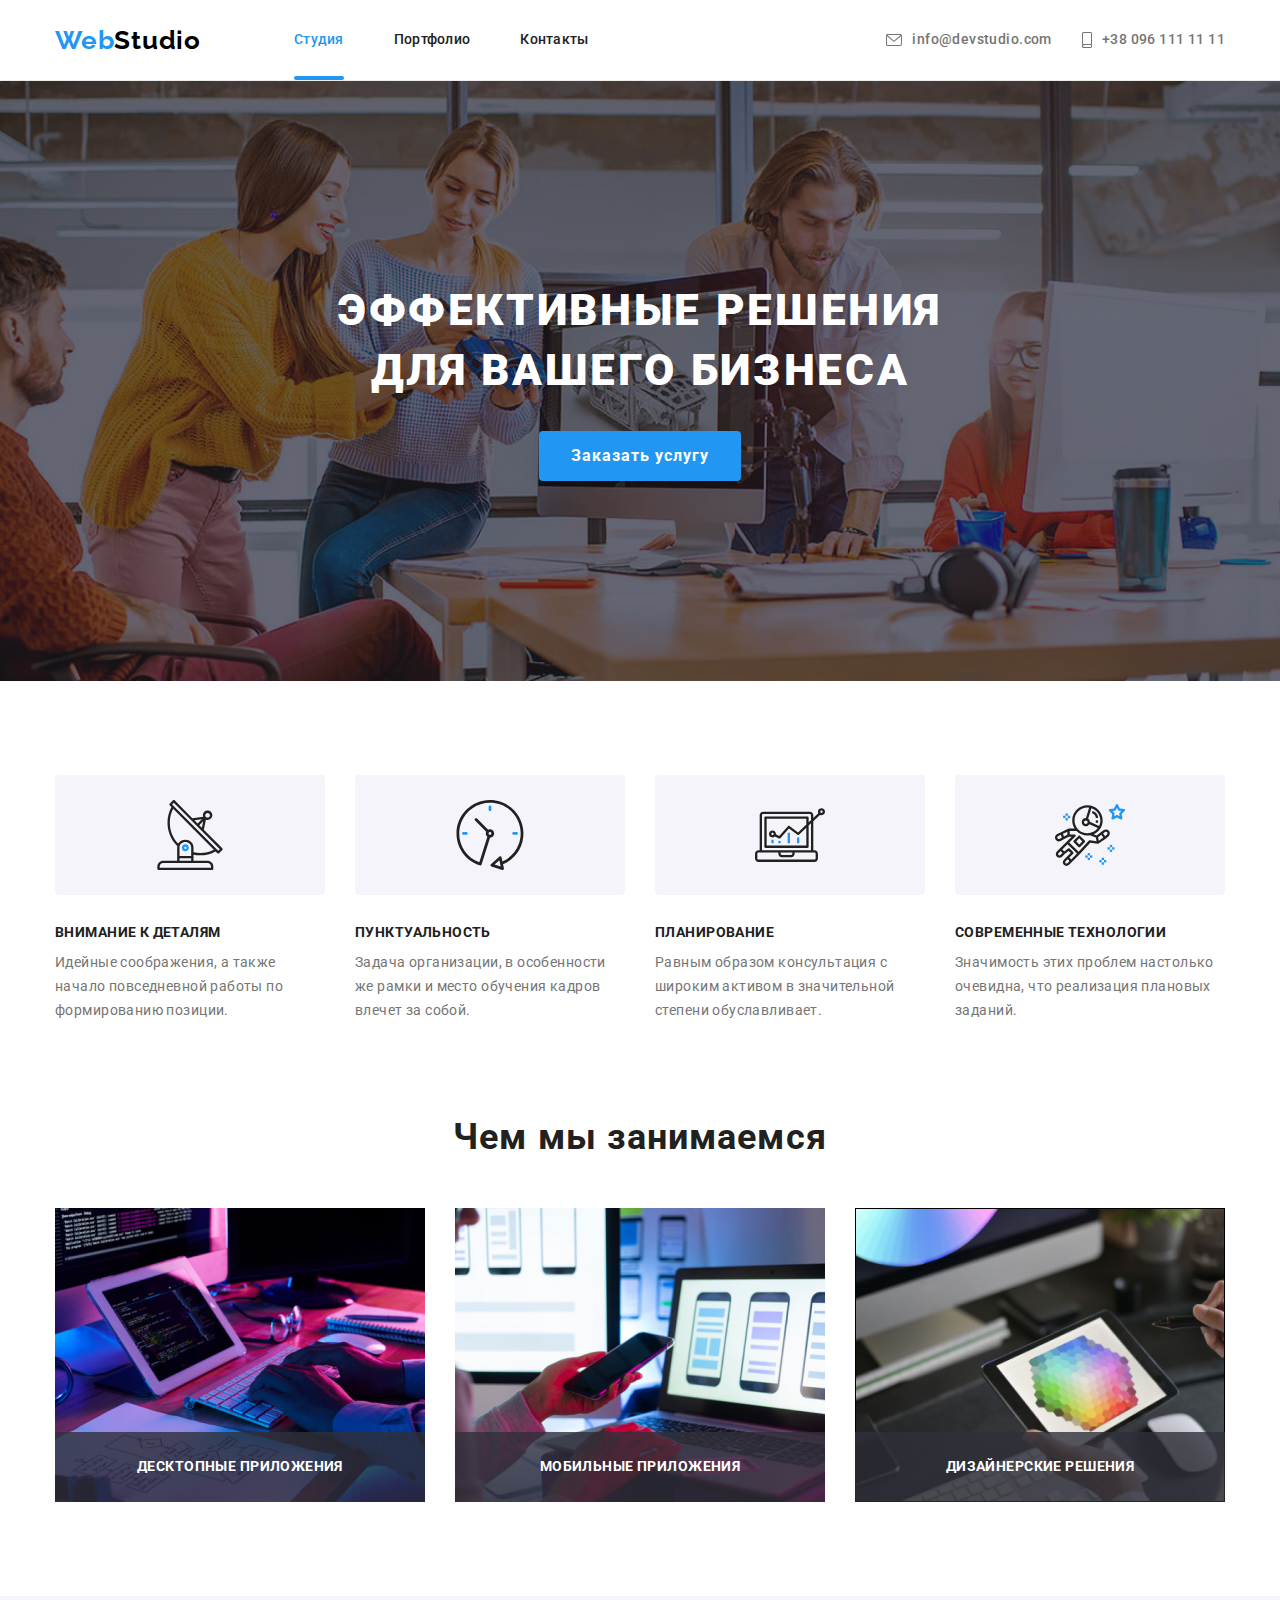
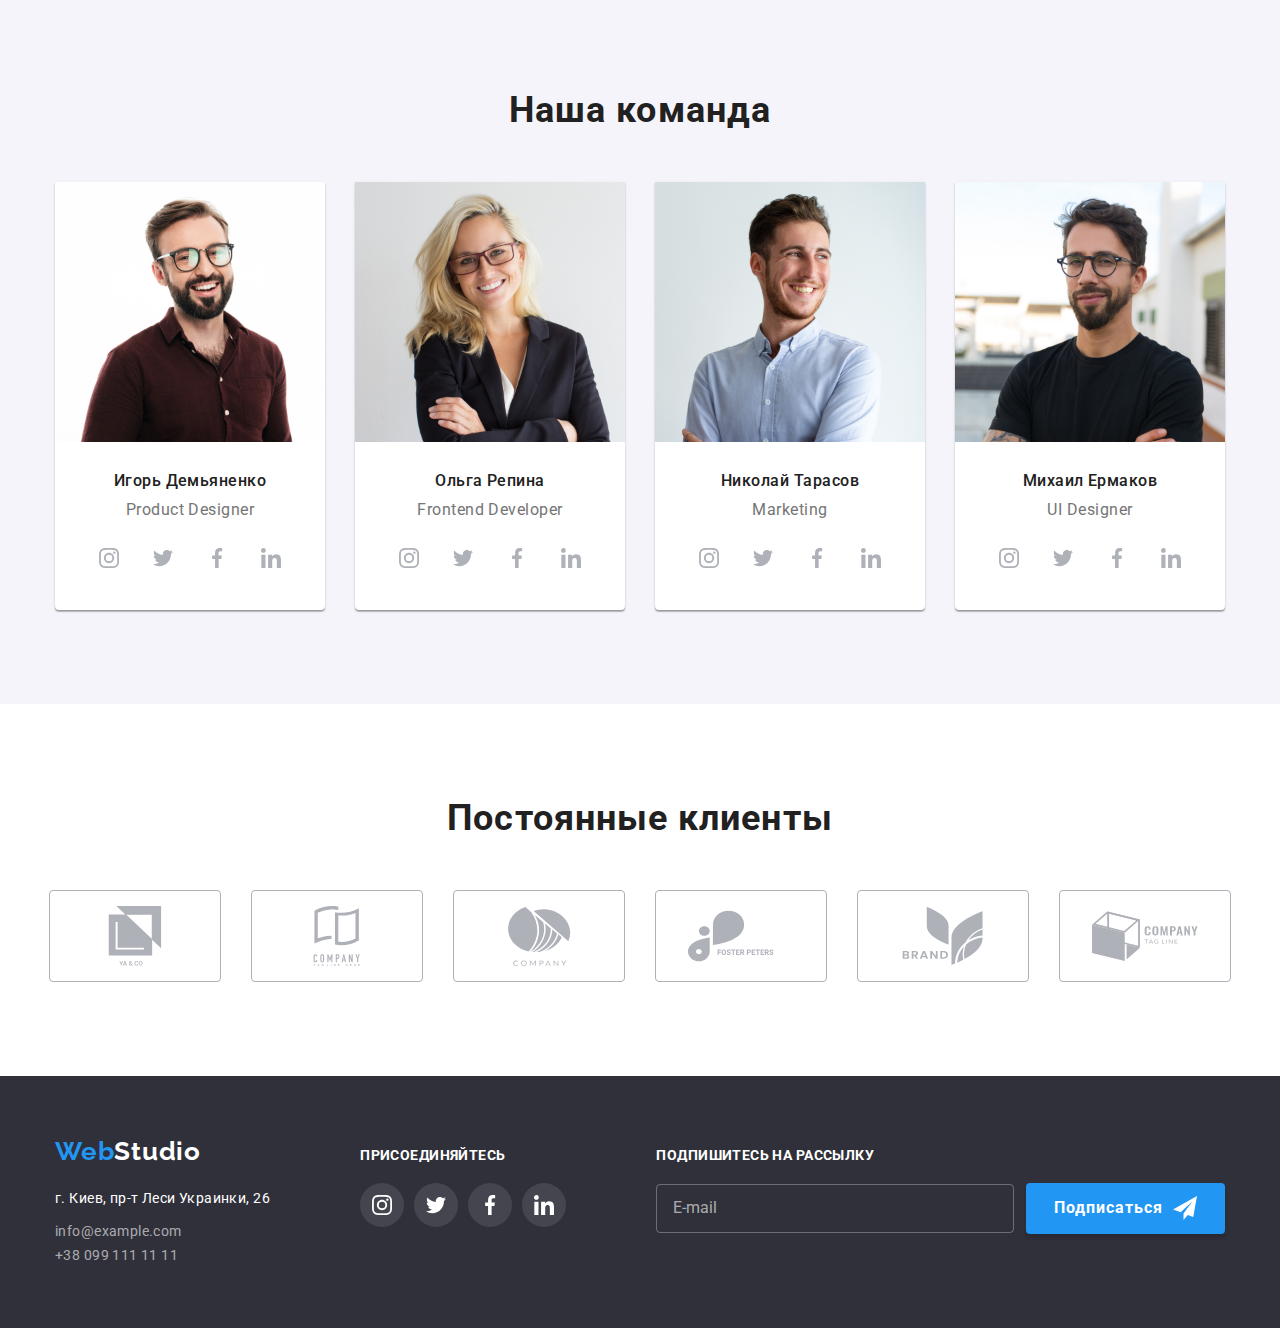
<file: index.html>
<!DOCTYPE html>
<html lang="ru">
  <head>
    <meta charset="UTF-8" />
    <meta http-equiv="X-UA-Compatible" content="IE=edge" />
    <meta name="viewport" content="width=device-width, initial-scale=1.0" />
    <title>Web Studio</title>
    <!-- fonts -->
    <link rel="preconnect" href="https://fonts.googleapis.com" />
    <link rel="preconnect" href="https://fonts.gstatic.com" crossorigin />
    <link
      rel="stylesheet"
      href="https://fonts.googleapis.com/css2?family=Montserrat:wght@400;700&family=Raleway:wght@700&family=Roboto:wght@400;500;700;900&display=swap"
    />
    <!-- Normalize -->
    <link
      rel="stylesheet"
      href="https://cdn.jsdelivr.net/npm/modern-normalize@1.1.0/modern-normalize.css"
      integrity="sha256-tNxXsOT6dx9hXElc6ZSLWyMEp94gnMIxPGrJqzCZ1Ww="
      crossorigin="anonymous"
    />
    <!-- custom styles -->
    <link rel="stylesheet" href="./css/main.min.css" />
  </head>

  <body>
    <!-- Шапка сайта -->
    <header class="header">
      <div class="container header__container">
        <a class="link logo" href="./index.html"
          >Web<span class="logo--black">Studio</span></a
        >

        <nav class="header__navigation">
          <ul class="list menu">
            <li class="menu__item">
              <a class="link menu__link menu__link--active" href="./index.html"
                >Студия</a
              >
            </li>

            <li class="menu__item">
              <a class="link menu__link" href="./portfolio.html">Портфолио</a>
            </li>

            <li class="menu__item">
              <a class="link menu__link" href="">Контакты</a>
            </li>
          </ul>
        </nav>

        <ul class="list contact">
          <li class="contact__item">
            <a class="link contact__link" href="mailto:info@devstudio.com">
              <svg class="contact__icon" width="16" height="12">
                <use href="./images/sprite.svg#mail"></use>
              </svg>
              info@devstudio.com</a
            >
          </li>

          <li class="contact__item">
            <a class="link contact__link" href="tel:+380961111111">
              <svg class="contact__icon" width="10" height="16">
                <use href="./images/sprite.svg#smartphone"></use>
              </svg>
              +38 096 111 11 11</a
            >
          </li>
        </ul>
      </div>
    </header>

    <main class="main">
      <!-- Блок Герой -->
      <section class="hero">
        <div class="container hero__container">
          <h1 class="hero__title">Эффективные решения для вашего бизнеса</h1>

          <button class="btn btn-open" data-modal-open type="button">
            Заказать услугу
          </button>
          <!-- МОДАЛЬНОЕ ОКНО -->
          <div class="backdrop is-hidden" data-modal>
            <div class="modal">
              <button class="btn btn-close" data-modal-close type="button">
                <svg class="btn-close__icon" width="18" height="18">
                  <use href="./images/sprite.svg#close"></use>
                </svg>
              </button>

              <b class="modal__title"
                >Оставьте свои данные, мы вам перезвоним</b
              >

              <form class="form modal__form">
                <label class="form__label">
                  <span class="form__label-text"> Имя </span>
                  <span class="form__input-box">
                    <input class="form__input" type="text" name="name" />
                    <svg class="form__icon" width="18" height="18">
                      <use href="./images/sprite.svg#person"></use>
                    </svg>
                  </span>
                </label>

                <label class="form__label">
                  <span class="form__label-text"> Телефон </span>
                  <span class="form__input-box">
                    <input class="form__input" type="tel" name="tel" />
                    <svg class="form__icon" width="18" height="18">
                      <use href="./images/sprite.svg#phone"></use>
                    </svg>
                  </span>
                </label>

                <label class="form__label">
                  <span class="form__label-text"> Почта </span>
                  <span class="form__input-box">
                    <input class="form__input" type="email" name="mail" />
                    <svg class="form__icon" width="18" height="18">
                      <use href="./images/sprite.svg#email"></use>
                    </svg>
                  </span>
                </label>

                <label class="form__label comment">
                  <span class="form__label-text"> Комментарий </span>
                  <textarea
                    class="form__textarea"
                    name="coment"
                    cols="30"
                    rows="5"
                    placeholder="Введите текст"
                  ></textarea>
                </label>

                <label class="form__label confirm">
                  <input
                    class="form__checkbox"
                    type="checkbox"
                    name="checkbox"
                  />
                  <svg class="form__custom-checkbox" width="15" height="15">
                    <use href="./images/sprite.svg#icon-check"></use>
                  </svg>
                  <span class="confirm__label-text">
                    Соглашаюсь с рассылкой и принимаю
                    <a class="confirm__link-checkbox" href=""
                      >Условия договора</a
                    >
                  </span>
                </label>

                <button class="btn form__btn-submit" type="submit">
                  Отправить
                </button>
              </form>
            </div>
          </div>
        </div>
      </section>

      <!-- Особенности -->
      <section class="particular">
        <div class="container particular__container">
          <h2 class="visually-hidden">Особенности</h2>

          <ul class="particular__card-list list">
            <li class="particular__card">
              <div class="particular__icon-box">
                <svg width="70" height="70">
                  <use href="./images/sprite.svg#antenna"></use>
                </svg>
              </div>
              <h3 class="particular__card-title">Внимание к деталям</h3>

              <p class="particular__card-text">
                Идейные соображения, а также начало повседневной работы по
                формированию позиции.
              </p>
            </li>

            <li class="particular__card">
              <div class="particular__icon-box">
                <svg width="70" height="70">
                  <use href="./images/sprite.svg#clock"></use>
                </svg>
              </div>
              <h3 class="particular__card-title">Пунктуальность</h3>

              <p class="particular__card-text">
                Задача организации, в особенности же рамки и место обучения
                кадров влечет за собой.
              </p>
            </li>

            <li class="particular__card">
              <div class="particular__icon-box">
                <svg width="70" height="70">
                  <use href="./images/sprite.svg#diagram"></use>
                </svg>
              </div>
              <h3 class="particular__card-title">Планирование</h3>

              <p class="particular__card-text">
                Равным образом консультация с широким активом в значительной
                степени обуславливает.
              </p>
            </li>

            <li class="particular__card">
              <div class="particular__icon-box">
                <svg width="70" height="70">
                  <use href="./images/sprite.svg#astronaut"></use>
                </svg>
              </div>
              <h3 class="particular__card-title">Современные технологии</h3>

              <p class="particular__card-text">
                Значимость этих проблем настолько очевидна, что реализация
                плановых заданий.
              </p>
            </li>
          </ul>
        </div>
      </section>

      <!-- Чем мы занимаемся -->
      <section class="we-do">
        <div class="container">
          <h2 class="we-do__title">Чем мы занимаемся</h2>

          <ul class="we-do__list list">
            <li class="we-do__list-item">
              <img
                src="./images/what-do/box-1.jpg"
                alt="Десктопные приложения"
                width="370"
                height="294"
              />
              <p class="we-do__subtitle">Десктопные приложения</p>
            </li>

            <li class="we-do__list-item">
              <img
                src="./images/what-do/box-2.jpg"
                alt="Мобильные приложения"
                width="370"
                height="294"
              />
              <p class="we-do__subtitle">Мобильные приложения</p>
            </li>

            <li class="we-do__list-item">
              <img
                src="./images/what-do/box-3.jpg"
                alt="Дизайнерские решения"
                width="370"
                height="294"
              />
              <p class="we-do__subtitle">Дизайнерские решения</p>
            </li>
          </ul>
        </div>
      </section>

      <!-- Наша команда -->
      <section class="team">
        <div class="container">
          <h2 class="team__title">Наша команда</h2>

          <ul class="team__card-list list">
            <li class="team__card">
              <img
                src="./images/team/spec-1.jpg"
                alt="Игорь Демьяненко"
                width="270"
                height="260"
              />

              <div class="team__card-content">
                <h3 class="team__card-title">Игорь Демьяненко</h3>

                <p class="team__card-text" lang="en">Product Designer</p>

                <ul class="social-list list">
                  <li class="social-list__item">
                    <a class="social-list__link link" href="" aria-label="иконка instagram">
                      <svg class="social-list__icon" width="20" height="20">
                        <use href="./images/sprite.svg#instagram"></use>
                      </svg>
                    </a>
                  </li>

                  <li class="social-list__item">
                    <a class="social-list__link link" href="" aria-label="иконка twitter">
                      <svg class="social-list__icon" width="20" height="20">
                        <use href="./images/sprite.svg#twitter"></use>
                      </svg>
                    </a>
                  </li>

                  <li class="social-list__item">
                    <a class="social-list__link link" href="" aria-label="иконка facebook">
                      <svg class="social-list__icon" width="20" height="20">
                        <use href="./images/sprite.svg#facebook"></use>
                      </svg>
                    </a>
                  </li>

                  <li class="social-list__item">
                    <a class="social-list__link link" href="" aria-label="иконка linkedin">
                      <svg class="social-list__icon" width="20" height="20">
                        <use href="./images/sprite.svg#linkedin"></use>
                      </svg>
                    </a>
                  </li>
                </ul>
              </div>
            </li>

            <li class="team__card">
              <img
                src="./images/team/spec-2.jpg"
                alt="Ольга Репина"
                width="270"
                height="260"
              />

              <div class="team__card-content">
                <h3 class="team__card-title">Ольга Репина</h3>

                <p class="team__card-text" lang="en">Frontend Developer</p>

                <ul class="social-list list">
                  <li class="social-list__item">
                    <a class="social-list__link link" href="" aria-label="иконка instagram">
                      <svg class="social-list__icon" width="20" height="20">
                        <use href="./images/sprite.svg#instagram"></use>
                      </svg>
                    </a>
                  </li>

                  <li class="social-list__item">
                    <a class="social-list__link link" href="" aria-label="иконка twitter">
                      <svg class="social-list__icon" width="20" height="20">
                        <use href="./images/sprite.svg#twitter"></use>
                      </svg>
                    </a>
                  </li>

                  <li class="social-list__item">
                    <a class="social-list__link link" href="" aria-label="иконка facebook">
                      <svg class="social-list__icon" width="20" height="20">
                        <use href="./images/sprite.svg#facebook"></use>
                      </svg>
                    </a>
                  </li>

                  <li class="social-list__item">
                    <a class="social-list__link link" href="" aria-label="иконка linkedin">
                      <svg class="social-list__icon" width="20" height="20">
                        <use href="./images/sprite.svg#linkedin"></use>
                      </svg>
                    </a>
                  </li>
                </ul>
              </div>
            </li>

            <li class="team__card">
              <img
                src="./images/team/spec-3.jpg"
                alt="Николай Тарасов"
                width="270"
                height="260"
              />

              <div class="team__card-content">
                <h3 class="team__card-title">Николай Тарасов</h3>

                <p class="team__card-text" lang="en">Marketing</p>

                <ul class="social-list list">
                  <li class="social-list__item">
                    <a class="social-list__link link" href="" aria-label="иконка instagram">
                      <svg class="social-list__icon" width="20" height="20">
                        <use href="./images/sprite.svg#instagram"></use>
                      </svg>
                    </a>
                  </li>

                  <li class="social-list__item">
                    <a class="social-list__link link" href="" aria-label="иконка twitter">
                      <svg class="social-list__icon" width="20" height="20">
                        <use href="./images/sprite.svg#twitter"></use>
                      </svg>
                    </a>
                  </li>

                  <li class="social-list__item">
                    <a class="social-list__link link" href="" aria-label="иконка facebook">
                      <svg class="social-list__icon" width="20" height="20">
                        <use href="./images/sprite.svg#facebook"></use>
                      </svg>
                    </a>
                  </li>

                  <li class="social-list__item">
                    <a class="social-list__link link" href="" aria-label="иконка linkedin">
                      <svg class="social-list__icon" width="20" height="20">
                        <use href="./images/sprite.svg#linkedin"></use>
                      </svg>
                    </a>
                  </li>
                </ul>
              </div>
            </li>

            <li class="team__card">
              <img
                src="./images/team/spec-4.jpg"
                alt="Михаил Ермаков"
                width="270"
                height="260"
              />

              <div class="team__card-content">
                <h3 class="team__card-title">Михаил Ермаков</h3>

                <p class="team__card-text" lang="en">UI Designer</p>

                <ul class="social-list list">
                  <li class="social-list__item">
                    <a class="social-list__link link" href="" aria-label="иконка instagram">
                      <svg class="social-list__icon" width="20" height="20">
                        <use href="./images/sprite.svg#instagram"></use>
                      </svg>
                    </a>
                  </li>

                  <li class="social-list__item">
                    <a class="social-list__link link" href="" aria-label="иконка twitter">
                      <svg class="social-list__icon" width="20" height="20">
                        <use href="./images/sprite.svg#twitter"></use>
                      </svg>
                    </a>
                  </li>

                  <li class="social-list__item">
                    <a class="social-list__link link" href="" aria-label="иконка facebook">
                      <svg class="social-list__icon" width="20" height="20">
                        <use href="./images/sprite.svg#facebook"></use>
                      </svg>
                    </a>
                  </li>

                  <li class="social-list__item">
                    <a class="social-list__link link" href="" aria-label="иконка linkedin">
                      <svg class="social-list__icon" width="20" height="20">
                        <use href="./images/sprite.svg#linkedin"></use>
                      </svg>
                    </a>
                  </li>
                </ul>
              </div>
            </li>
          </ul>
        </div>
      </section>

      <!-- Постояные клиенты -->
      <section class="clients">
        <div class="container">
          <h2 class="clients__title">Постоянные клиенты</h2>

          <ul class="clients__list list">
            <li class="clients__box">
              <a class="clients__link link" aria-label="клиет 1" href="">
                <svg class="clients__icon" width="106" height="60">
                  <use href="./images/sprite.svg#client-1"></use>
                </svg>
              </a>
            </li>

            <li class="clients__box">
              <a class="clients__link link" aria-label="клиет 2" href="">
                <svg class="clients__icon" width="106" height="60">
                  <use href="./images/sprite.svg#client-2"></use>
                </svg>
              </a>
            </li>

            <li class="clients__box">
              <a class="clients__link link" aria-label="клиет 3" href="">
                <svg class="clients__icon" width="106" height="60">
                  <use href="./images/sprite.svg#client-3"></use>
                </svg>
              </a>
            </li>

            <li class="clients__box">
              <a class="clients__link link" aria-label="клиет 4" href="">
                <svg class="clients__icon" width="106" height="60">
                  <use href="./images/sprite.svg#client-4"></use>
                </svg>
              </a>
            </li>

            <li class="clients__box">
              <a class="clients__link link" aria-label="клиет 5" href="">
                <svg class="clients__icon" width="106" height="60">
                  <use href="./images/sprite.svg#client-5"></use>
                </svg>
              </a>
            </li>

            <li class="clients__box">
              <a class="clients__link link" aria-label="клиет 6" href="">
                <svg class="clients__icon" width="106" height="60">
                  <use href="./images/sprite.svg#client-6"></use>
                </svg>
              </a>
            </li>
          </ul>
        </div>
      </section>
    </main>

    <!-- Подвал -->
    <footer class="footer">
      <div class="container footer__container">
        <div class="logo-address">
          <a class="link logo footer__logo" href="./index.html"
            >Web<span class="logo--white">Studio</span></a
          >

          <address class="address">
            <p class="address__text">г. Киев, пр-т Леси Украинки, 26</p>

            <ul class="address__conatacts list">
              <li class="address__cantact">
                <a class="address__link link" href="mailto:info@example.com"
                  >info@example.com</a
                >
              </li>
              <li class="address__contact">
                <a class="link address__link" href="tel:+380991111111">+38 099 111 11 11</a>
              </li>
            </ul>
          </address>
        </div>

        <div class="social-box">
          <h3 class="social-box__title">присоединяйтесь</h3>

          <ul class="social-list list">
            <li class="social-list__item">
              <a class="social-list__link social-list__link--theme-dark link" href="" aria-label="иконка instagram">
                <svg class="social-list__icon" width="20" height="20">
                  <use href="./images/sprite.svg#instagram"></use>
                </svg>
              </a>
            </li>

            <li class="social-list__item">
              <a class="social-list__link social-list__link--theme-dark link" href="" aria-label="иконка twitter">
                <svg class="social-list__icon" width="20" height="20">
                  <use href="./images/sprite.svg#twitter"></use>
                </svg>
              </a>
            </li>

            <li class="social-list__item">
              <a class="social-list__link social-list__link--theme-dark link" href="" aria-label="иконка facebook">
                <svg class="social-list__icon" width="20" height="20">
                  <use href="./images/sprite.svg#facebook"></use>
                </svg>
              </a>
            </li>

            <li class="social-list__item">
              <a class="social-list__link social-list__link--theme-dark link" href="" aria-label="иконка linkedin">
                <svg class="social-list__icon" width="20" height="20">
                  <use href="./images/sprite.svg#linkedin"></use>
                </svg>
              </a>
            </li>
          </ul>
        </div>
        <div class="subscribe">
          <p class="subscribe__label">Подпишитесь на рассылку</p>
          <form class="subscribe-form">
            <input
              class="subscribe-form__input"
              type="email"
              name="mail"
              placeholder="E-mail"
            />
            <button class="subscribe-form__btn btn" type="submit">
              Подписаться
              <svg class="subscribe-form__icon" width="24" height="24">
                <use href="./images/sprite.svg#send"></use>
              </svg>
            </button>
          </form>
        </div>
      </div>
    </footer>
    <script src="./js/modal.js"></script>
  </body>
</html>
</file>
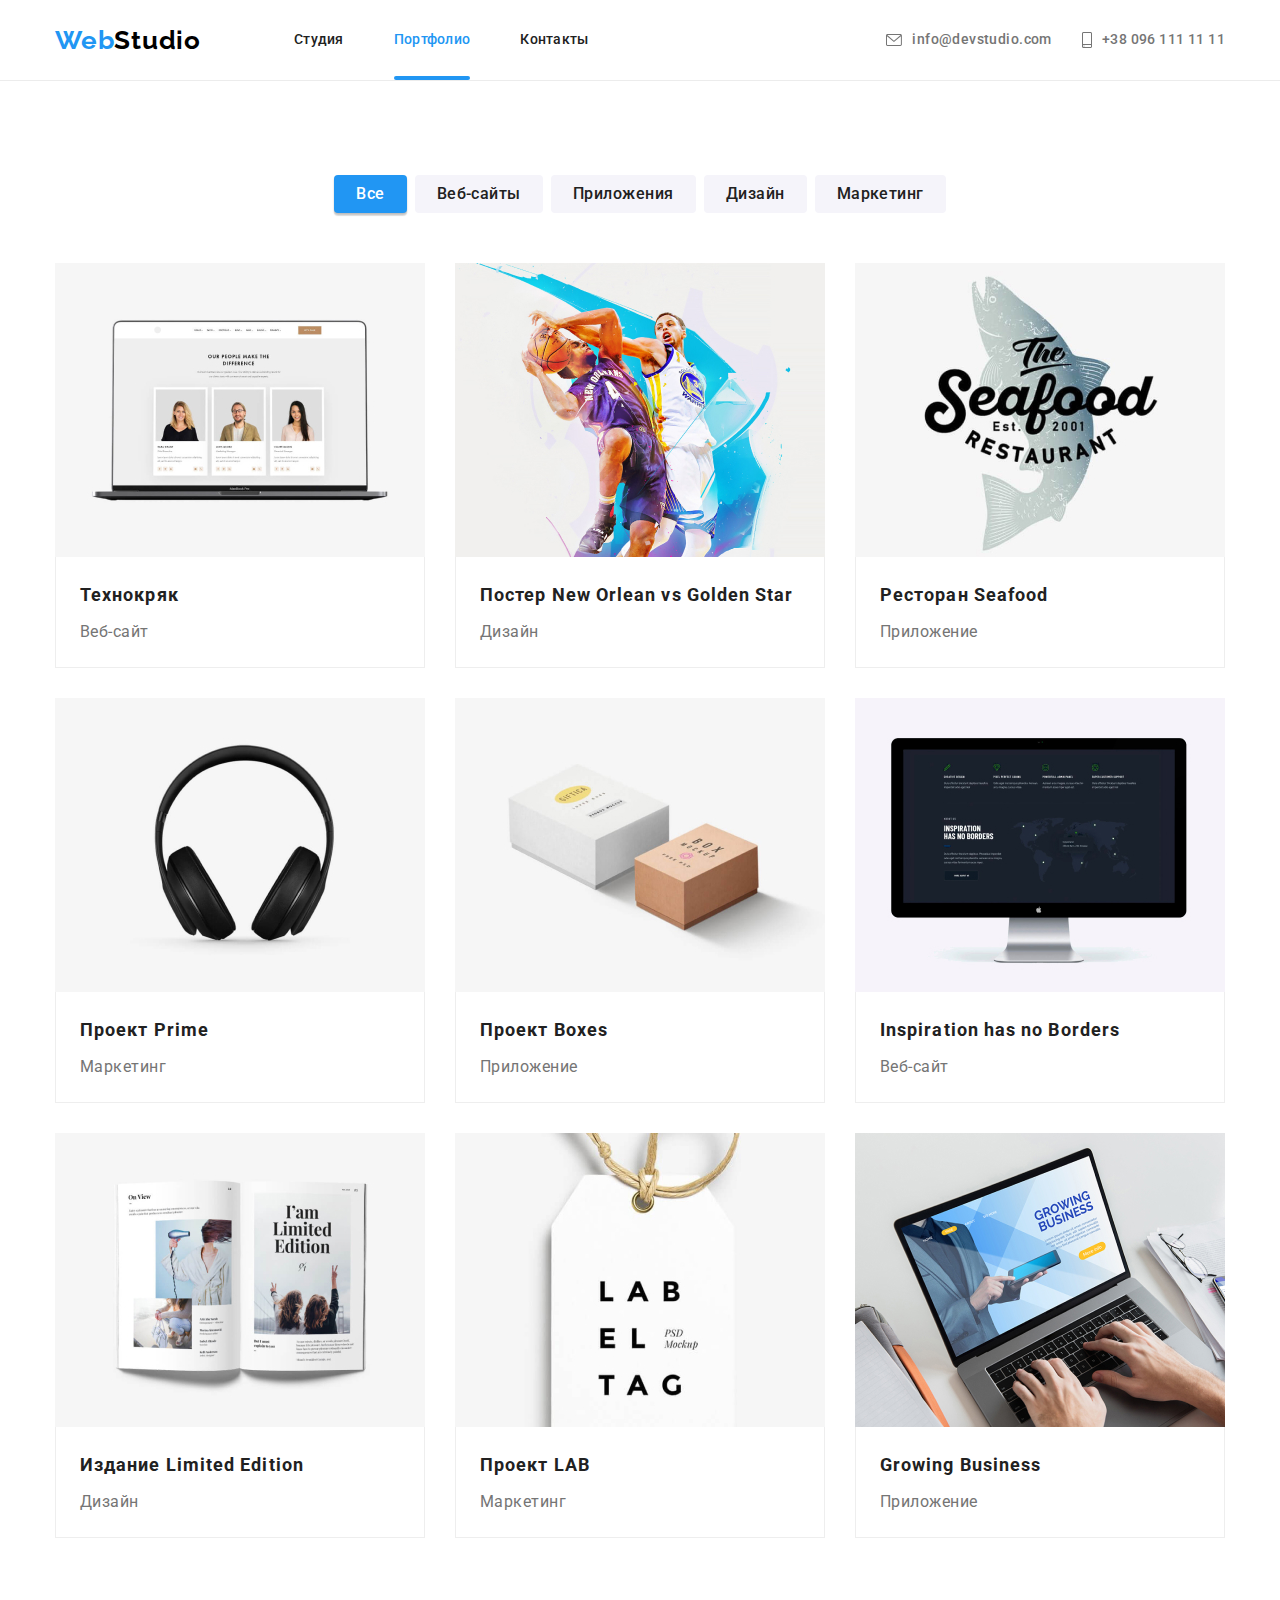
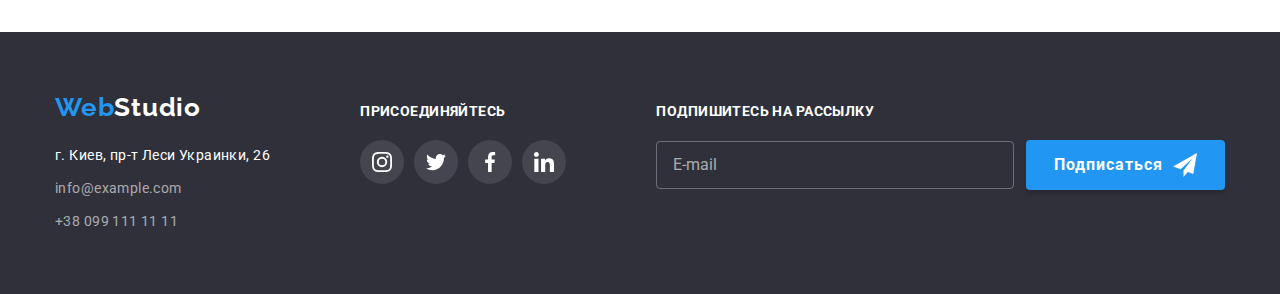
<file: portfolio.html>
<!DOCTYPE html>
<html lang="ru">
  <head>
    <meta charset="UTF-8" />
    <meta http-equiv="X-UA-Compatible" content="IE=edge" />
    <meta name="viewport" content="width=device-width, initial-scale=1.0" />
    <title>GoIThomework</title>
    <!-- fonts -->
    <link rel="preconnect" href="https://fonts.googleapis.com" />
    <link rel="preconnect" href="https://fonts.gstatic.com" crossorigin />
    <link
      href="https://fonts.googleapis.com/css2?family=Montserrat:wght@400;700&family=Raleway:wght@700&family=Roboto:wght@400;500;700;900&display=swap"
      rel="stylesheet"
    />
    <!--normalize-->
    <link
      rel="stylesheet"
      href="https://cdn.jsdelivr.net/npm/modern-normalize@1.1.0/modern-normalize.css"
      integrity="sha256-tNxXsOT6dx9hXElc6ZSLWyMEp94gnMIxPGrJqzCZ1Ww="
      crossorigin="anonymous"
    />
    <!--custom styles-->
    <link rel="stylesheet" href="./css/main.min.css" />
  </head>

  <body>
    <!-- Шапка сайта -->
    <header class="header">
      <div class="container header__container">
        <a class="link logo" href="./index.html"
          >Web<span class="logo--black">Studio</span></a
        >

        <nav class="header__navigation">
          <ul class="list menu">
            <li class="menu__item">
              <a class="link menu__link" href="./index.html">Студия</a>
            </li>

            <li class="menu__item">
              <a
                class="link menu__link menu__link--active"
                href="./portfolio.html"
                >Портфолио</a
              >
            </li>

            <li class="menu__item">
              <a class="link menu__link" href="">Контакты</a>
            </li>
          </ul>
        </nav>

        <ul class="list contact">
          <li class="contact__item">
            <a class="link contact__link" href="mailto:info@devstudio.com">
              <svg class="contact__icon" width="16" height="12">
                <use href="./images/sprite.svg#mail"></use>
              </svg>
              info@devstudio.com</a
            >
          </li>

          <li class="contact__item">
            <a class="link contact__link" href="tel:+380961111111">
              <svg class="contact__icon" width="10" height="16">
                <use href="./images/sprite.svg#smartphone"></use>
              </svg>
              +38 096 111 11 11</a
            >
          </li>
        </ul>
      </div>
    </header>

    <main>
      <!-- Портфолио -->
      <section class="portfolio">
        <div class="container">
          <h1 class="visually-hidden">Портфолио</h1>

          <!-- ========= FILTER ======== -->

          <ul class="list filter">
            <li class="filter__item">
              <button class="filter__btn btn filter__btn--active" type="button">
                Все
              </button>
            </li>
            <li class="filter__item">
              <button class="filter__btn btn" type="button">Веб-сайты</button>
            </li>
            <li class="filter__item">
              <button class="filter__btn btn" type="button">Приложения</button>
            </li>
            <li class="filter__item">
              <button class="filter__btn btn" type="button">Дизайн</button>
            </li>
            <li class="filter__item">
              <button class="filter__btn btn" type="button">Маркетинг</button>
            </li>
          </ul>

          <!-- ======== CARD ======= -->

          <ul class="cards-list list">
            <li class="card">
              <a class="card__link link" href="">
                <div class="card__overlay-box">
                  <img
                    class="card__img"
                    src="./images/portfolio/card-1.jpg"
                    alt="Технокряк"
                  />
                  <p class="card__overlay">
                    Ресурс предлагает комплексные предложения с разным уровнем
                    функционала и сервисов. Все это позволит посетителю получить
                    исчерпывающие сведения о компании или частном лице.
                  </p>
                </div>
                <div class="card__content">
                  <h2 class="card__title">Технокряк</h2>
                  <p class="card__text">Веб-сайт</p>
                </div>
              </a>
            </li>

            <li class="card">
              <a class="card__link link" href="">
                <div class="card__overlay-box">
                  <img
                    class="card__img"
                    src="./images/portfolio/card-2.jpg"
                    alt="постер"
                  />
                  <p class="card__overlay">
                    Ресурс предлагает комплексные предложения с разным уровнем
                    функционала и сервисов. Все это позволит посетителю получить
                    исчерпывающие сведения о компании или частном лице.
                  </p>
                </div>
                <div class="card__content">
                  <h2 class="card__title">Постер New Orlean vs Golden Star</h2>
                  <p class="card__text">Дизайн</p>
                </div>
              </a>
            </li>

            <li class="card">
              <a class="card__link link" href="">
                <div class="card__overlay-box">
                  <img
                    class="card__img"
                    src="./images/portfolio/card-3.jpg"
                    alt="ресторан"
                  />
                  <p class="card__overlay">
                    Ресурс предлагает комплексные предложения с разным уровнем
                    функционала и сервисов. Все это позволит посетителю получить
                    исчерпывающие сведения о компании или частном лице.
                  </p>
                </div>
                <div class="card__content">
                  <h2 class="card__title">Ресторан Seafood</h2>
                  <p class="card__text">Приложение</p>
                </div>
              </a>
            </li>

            <li class="card">
              <a class="card__link link" href="">
                <div class="card__overlay-box">
                  <img
                    class="card__img"
                    src="./images/portfolio/card-4.jpg"
                    alt="проект prime"
                  />
                  <p class="card__overlay">
                    Ресурс предлагает комплексные предложения с разным уровнем
                    функционала и сервисов. Все это позволит посетителю получить
                    исчерпывающие сведения о компании или частном лице.
                  </p>
                </div>
                <div class="card__content">
                  <h2 class="card__title">Проект Prime</h2>
                  <p class="card__text">Маркетинг</p>
                </div>
              </a>
            </li>

            <li class="card">
              <a class="card__link link" href="">
                <div class="card__overlay-box">
                  <img
                    class="card__img"
                    src="./images/portfolio/card-5.jpg"
                    alt="проект boxes"
                  />
                  <p class="card__overlay">
                    Ресурс предлагает комплексные предложения с разным уровнем
                    функционала и сервисов. Все это позволит посетителю получить
                    исчерпывающие сведения о компании или частном лице.
                  </p>
                </div>
                <div class="card__content">
                  <h2 class="card__title">Проект Boxes</h2>
                  <p class="card__text">Приложение</p>
                </div>
              </a>
            </li>

            <li class="card">
              <a class="card__link link" href="">
                <div class="card__overlay-box">
                  <img
                    class="card__img"
                    src="./images/portfolio/card-6.jpg"
                    alt="Inspiration has no borders"
                  />
                  <p class="card__overlay">
                    Ресурс предлагает комплексные предложения с разным уровнем
                    функционала и сервисов. Все это позволит посетителю получить
                    исчерпывающие сведения о компании или частном лице.
                  </p>
                </div>
                <div class="card__content">
                  <h2 class="card__title">Inspiration has no Borders</h2>
                  <p class="card__text">Веб-сайт</p>
                </div>
              </a>
            </li>

            <li class="card">
              <a class="card__link link" href="">
                <div class="card__overlay-box">
                  <img
                    class="card__img"
                    src="./images/portfolio/card-7.jpg"
                    alt="Limited edition"
                  />
                  <p class="card__overlay">
                    Ресурс предлагает комплексные предложения с разным уровнем
                    функционала и сервисов. Все это позволит посетителю получить
                    исчерпывающие сведения о компании или частном лице.
                  </p>
                </div>
                <div class="card__content">
                  <h2 class="card__title">Издание Limited Edition</h2>
                  <p class="card__text">Дизайн</p>
                </div>
              </a>
            </li>

            <li class="card">
              <a class="card__link link" href="">
                <div class="card__overlay-box">
                  <img
                    class="card__img"
                    src="./images/portfolio/card-8.jpg"
                    alt="проект LAB"
                  />
                  <p class="card__overlay">
                    Ресурс предлагает комплексные предложения с разным уровнем
                    функционала и сервисов. Все это позволит посетителю получить
                    исчерпывающие сведения о компании или частном лице.
                  </p>
                </div>
                <div class="card__content">
                  <h2 class="card__title">Проект LAB</h2>
                  <p class="card__text">Маркетинг</p>
                </div>
              </a>
            </li>

            <li class="card">
              <a class="card__link link" href="">
                <div class="card__overlay-box">
                  <img
                    class="card__img"
                    src="./images/portfolio/card-9.jpg"
                    alt="Growing business"
                  />
                  <p class="card__overlay">
                    Ресурс предлагает комплексные предложения с разным уровнем
                    функционала и сервисов. Все это позволит посетителю получить
                    исчерпывающие сведения о компании или частном лице.
                  </p>
                </div>
                <div class="card__content">
                  <h2 class="card__title">Growing Business</h2>
                  <p class="card__text">Приложение</p>
                </div>
              </a>
            </li>
          </ul>
        </div>
      </section>
    </main>

    <!-- Подвал -->
    <footer class="footer">
      <div class="container footer__container">
        <div class="logo-address">
          <a class="link logo footer__logo" href="./index.html"
            >Web<span class="logo--white">Studio</span></a
          >

          <address class="address">
            <p class="address__text">г. Киев, пр-т Леси Украинки, 26</p>

            <ul class="address__conatacts list">
              <li class="address__contact">
                <a class="address__link link" href="mailto:info@example.com"
                  >info@example.com</a
                >
              </li>
              <li class="address__contact">
                <a class="link address__link" href="tel:+380991111111"
                  >+38 099 111 11 11</a
                >
              </li>
            </ul>
          </address>
        </div>

        <div class="social-box">
          <h3 class="social-box__title">присоединяйтесь</h3>

          <ul class="social-list list">
            <li class="social-list__item">
              <a
                class="social-list__link social-list__link--theme-dark link"
                href=""
                aria-label="иконка instagram"
              >
                <svg class="social-list__icon" width="20" height="20">
                  <use href="./images/sprite.svg#instagram"></use>
                </svg>
              </a>
            </li>

            <li class="social-list__item">
              <a
                class="social-list__link social-list__link--theme-dark link"
                href=""
                aria-label="иконка twitter"
              >
                <svg class="social-list__icon" width="20" height="20">
                  <use href="./images/sprite.svg#twitter"></use>
                </svg>
              </a>
            </li>

            <li class="social-list__item">
              <a
                class="social-list__link social-list__link--theme-dark link"
                href=""
                aria-label="иконка facebook"
              >
                <svg class="social-list__icon" width="20" height="20">
                  <use href="./images/sprite.svg#facebook"></use>
                </svg>
              </a>
            </li>

            <li class="social-list__item">
              <a
                class="social-list__link social-list__link--theme-dark link"
                href=""
                aria-label="иконка linkedin"
              >
                <svg class="social-list__icon" width="20" height="20">
                  <use href="./images/sprite.svg#linkedin"></use>
                </svg>
              </a>
            </li>
          </ul>
        </div>
        <div class="subscribe">
          <p class="subscribe__label">Подпишитесь на рассылку</p>
          <form class="subscribe-form">
            <input
              class="subscribe-form__input"
              type="email"
              name="mail"
              placeholder="E-mail"
            />
            <button class="subscribe-form__btn btn" type="submit">
              Подписаться
              <svg class="subscribe-form__icon" width="24" height="24">
                <use href="./images/sprite.svg#send"></use>
              </svg>
            </button>
          </form>
        </div>
      </div>
    </footer>
  </body>
</html>
</file>
<file: css/main.min.css>
:root{--first-font: 'Roboto';--second-font: 'Raleway';--color-accent: #2196F3;--text-black: #212121;--text-grey: #757575;--bg-dark: #2F303A;--bg-grey: #F5F4FA;--white: #ffffff;--black: #000000;--icon-grey: #AFB1B8;--hover-cubic: cubic-bezier(0.4, 0, 0.2, 1)
}.visually-hidden{position:absolute;white-space:nowrap;width:1px;height:1px;overflow:hidden;border:0;padding:0;clip:rect(0 0 0 0);-webkit-clip-path:inset(50%);clip-path:inset(50%);margin:-1px}h1,h2,h3,h4,h5,h6,p{margin:0}img{display:block}.list{list-style:none;margin:0;padding:0}.link{text-decoration:none;color:currentColor}.btn{border-style:none;cursor:pointer}body{font-family:var(--first-font);font-weight:400;font-size:14px;line-height:1.71;letter-spacing:0.03em;color:var(--text-grey)}.container{width:1200px;padding-left:15px;padding-right:15px;margin-left:auto;margin-right:auto}.logo{font-family:'Raleway';font-style:normal;font-weight:700;font-size:26px;line-height:1.19;letter-spacing:0.03em;margin-right:93px;color:var(--color-accent)}.logo--black{color:var(--black)}.logo--white{color:var(--white)}.backdrop{position:fixed;top:0;left:0;width:100%;height:100%;background-color:rgba(0,0,0,0.2);z-index:3;opacity:1;-webkit-transition:opacity 250ms var(--hover-cubic),visibility 250ms var(--hover-cubic);transition:opacity 250ms var(--hover-cubic),visibility 250ms var(--hover-cubic)}.backdrop.is-hidden{opacity:0;pointer-events:none;visibility:hidden}.backdrop.is-hidden .modal{-webkit-transform:translate(-50%, -40%);transform:translate(-50%, -40%);opacity:0}.modal{position:absolute;width:528px;top:50%;left:50%;padding:40px;-webkit-transform:translate(-50%, -50%);transform:translate(-50%, -50%);opacity:1;-webkit-transition:opacity 250ms var(--hover-cubic),-webkit-transform 250ms var(--hover-cubic);transition:opacity 250ms var(--hover-cubic),-webkit-transform 250ms var(--hover-cubic);transition:transform 250ms var(--hover-cubic),opacity 250ms var(--hover-cubic);transition:transform 250ms var(--hover-cubic),opacity 250ms var(--hover-cubic),-webkit-transform 250ms var(--hover-cubic);background-color:#fff;-webkit-box-shadow:0px 1px 3px rgba(0,0,0,0.12),0px 1px 1px rgba(0,0,0,0.14),0px 2px 1px rgba(0,0,0,0.2);box-shadow:0px 1px 3px rgba(0,0,0,0.12),0px 1px 1px rgba(0,0,0,0.14),0px 2px 1px rgba(0,0,0,0.2);border-radius:4px}.btn-close{position:absolute;top:8px;right:8px;display:-webkit-box;display:-ms-flexbox;display:flex;-webkit-box-align:center;-ms-flex-align:center;align-items:center;-webkit-box-pack:center;-ms-flex-pack:center;justify-content:center;width:30px;height:30px;-webkit-transition:color 250ms var(--hover-cubic);transition:color 250ms var(--hover-cubic);background-color:#ffffff;border-radius:50%;border:1px solid rgba(0,0,0,0.1);cursor:pointer}.btn-close:hover,.btn-close:focus{color:var(--color-accent)}.btn-close__icon{fill:currentColor}.modal__title{display:block;font-size:20px;line-height:1.15;letter-spacing:0.03em;margin-bottom:12px;color:var(--text-black)}.form__label,.form__form{display:-webkit-box;display:-ms-flexbox;display:flex;-webkit-box-orient:vertical;-webkit-box-direction:normal;-ms-flex-direction:column;flex-direction:column;-webkit-box-align:start;-ms-flex-align:start;align-items:flex-start}.form__label{width:100%}.form__input-box{position:relative;width:100%}.form__icon{position:absolute;top:50%;left:12px;-webkit-transform:translatey(-50%);transform:translatey(-50%)}.form__label:not(:nth-last-child(-n+3)){margin-bottom:10px}.form__label-text{font-weight:400;font-size:12px;line-height:1.16;letter-spacing:0.01em;margin-bottom:4px;color:var(--text-grey)}.form__label-text:last-child{margin:0}.form__input{width:100%;height:40px;padding-left:42px;padding-right:12px;-webkit-transition:border-color 250ms var(--hover-cubic);transition:border-color 250ms var(--hover-cubic);border:1px solid rgba(33,33,33,0.2);border-radius:4px}.form__input:focus,.form__textarea:focus{border-color:var(--color-accent);outline:0px}.form__input:focus+.form__icon{fill:var(--color-accent)}.comment{margin-bottom:20px}.form__textarea{resize:none;width:100%;height:120px;padding:12px 16px;border:1px solid rgba(33,33,33,0.2);border-radius:4px}.form__textarea::-webkit-input-placeholder{font-size:14px;line-height:16px;letter-spacing:0.01em;color:rgba(117,117,117,0.5)}.form__textarea:-ms-input-placeholder{font-size:14px;line-height:16px;letter-spacing:0.01em;color:rgba(117,117,117,0.5)}.form__textarea::-ms-input-placeholder{font-size:14px;line-height:16px;letter-spacing:0.01em;color:rgba(117,117,117,0.5)}.form__textarea::placeholder{font-size:14px;line-height:16px;letter-spacing:0.01em;color:rgba(117,117,117,0.5)}.confirm{-webkit-box-orient:horizontal;-webkit-box-direction:normal;-ms-flex-direction:row;flex-direction:row;-webkit-box-align:center;-ms-flex-align:center;align-items:center;-webkit-box-pack:center;-ms-flex-pack:center;justify-content:center;margin-bottom:30px}.form__checkbox{position:absolute;white-space:nowrap;width:1px;height:1px;overflow:hidden;border:0;padding:0;clip:rect(0 0 0 0);-webkit-clip-path:inset(50%);clip-path:inset(50%);margin:-1px}.form__custom-checkbox{border:1px solid var(--text-black);border-radius:2px;-webkit-transition:background-color 250ms var(--hover-cubic);transition:background-color 250ms var(--hover-cubic)}.form__checkbox:focus+.form__custom-checkbox{border-color:var(--color-accent)}.form__checkbox:checked+.form__custom-checkbox{background-color:var(--color-accent);border:0}.confirm__label-text{margin:0;padding:0;font-size:14px;line-height:24px;letter-spacing:0.03em;margin-left:7px;color:var(--text-grey)}.confirm__link-checkbox{color:var(--color-accent)}.form__btn-submit{display:-webkit-box;display:-ms-flexbox;display:flex;-webkit-box-align:center;-ms-flex-align:center;align-items:center;padding:10px 55px;margin-left:auto;margin-right:auto;font-weight:700;font-size:16px;line-height:1.88;letter-spacing:0.06em;-webkit-transition:background-color 250ms var(--hover-cubic);transition:background-color 250ms var(--hover-cubic);color:var(--white);background-color:var(--color-accent);-webkit-box-shadow:0px 4px 4px rgba(0,0,0,0.15);box-shadow:0px 4px 4px rgba(0,0,0,0.15);border-radius:4px}.form__btn-submit:hover,.form__btn-submit:focus{background-color:#188ce8}.contact{display:-webkit-box;display:-ms-flexbox;display:flex;-webkit-box-align:center;-ms-flex-align:center;align-items:center;margin-left:auto}.contact__item:not(:last-child){margin-right:30px}.contact__link{display:-webkit-box;display:-ms-flexbox;display:flex;padding-top:32px;padding-bottom:32px;font-weight:500;line-height:1.14;letter-spacing:0.03em;-webkit-box-align:center;-ms-flex-align:center;align-items:center;-webkit-transition:color 250ms var(--hover-cubic);transition:color 250ms var(--hover-cubic);color:var(--text-grey)}.contact__link:hover,.contact__link:focus{color:var(--color-accent)}.contact__icon{fill:currentColor;margin-right:10px}.social-list{display:-webkit-box;display:-ms-flexbox;display:flex;-webkit-box-align:center;-ms-flex-align:center;align-items:center;-webkit-box-pack:center;-ms-flex-pack:center;justify-content:center}.social-list__item:not(:last-child){margin-right:10px}.social-list__link{display:-webkit-box;display:-ms-flexbox;display:flex;-webkit-box-align:center;-ms-flex-align:center;align-items:center;-webkit-box-pack:center;-ms-flex-pack:center;justify-content:center;width:44px;height:44px;border-radius:50%;-webkit-transition:background-color 250ms var(--hover-cubic),color 250ms var(--hover-cubic);transition:background-color 250ms var(--hover-cubic),color 250ms var(--hover-cubic);color:var(--icon-grey);background-color:var(--white)}.social-list__link:hover,.social-list__link:focus{background-color:var(--color-accent);color:var(--white)}.social-list__icon{fill:currentColor}.subscribe__label{display:block;font-weight:700;line-height:1.14;text-transform:uppercase;margin-bottom:20px;color:var(--white)}.subscribe-form{display:-webkit-box;display:-ms-flexbox;display:flex;-webkit-box-align:center;-ms-flex-align:center;align-items:center}.subscribe-form__input{display:block;padding:15px 16px;width:358px;margin-right:12px;-webkit-transition:border-color 250ms var(--hover-cubic);transition:border-color 250ms var(--hover-cubic);color:var(--white);background-color:transparent;border:1px solid rgba(255,255,255,0.3);border-radius:4px}.subscribe-form__input:focus{border:3px solid var(--color-accent);outline:0}.subscribe-form__input::-webkit-input-placeholder{font-size:16px;line-height:1.25;color:rgba(255,255,255,0.6)}.subscribe-form__input:-ms-input-placeholder{font-size:16px;line-height:1.25;color:rgba(255,255,255,0.6)}.subscribe-form__input::-ms-input-placeholder{font-size:16px;line-height:1.25;color:rgba(255,255,255,0.6)}.subscribe-form__input::placeholder{font-size:16px;line-height:1.25;color:rgba(255,255,255,0.6)}.subscribe-form__btn{display:-webkit-box;display:-ms-flexbox;display:flex;-webkit-box-align:center;-ms-flex-align:center;align-items:center;padding:10px 28px;font-weight:700;font-size:16px;line-height:1.88;letter-spacing:0.06em;-webkit-transition:background-color 250ms var(--hover-cubic);transition:background-color 250ms var(--hover-cubic);color:var(--white);background-color:var(--color-accent);-webkit-box-shadow:0px 4px 4px rgba(0,0,0,0.15);box-shadow:0px 4px 4px rgba(0,0,0,0.15);border-radius:4px}.subscribe-form__btn:hover,.subscribe-form__btn:focus{background-color:#188ce8}.subscribe-form__icon{margin-left:10px}.filter{display:-webkit-box;display:-ms-flexbox;display:flex;-webkit-box-align:center;-ms-flex-align:center;align-items:center;-webkit-box-pack:center;-ms-flex-pack:center;justify-content:center;margin-bottom:50px}.filter__item{margin-right:8px}.filter__item:last-child{margin:0}.filter__btn{font-family:inherit;font-weight:500;font-size:16px;line-height:1.62;text-align:center;letter-spacing:0.03em;padding:6px 22px;-webkit-transition:color 250ms var(--hover-cubic),background-color 250ms var(--hover-cubic),-webkit-box-shadow 250ms var(--hover-cubic);transition:color 250ms var(--hover-cubic),background-color 250ms var(--hover-cubic),-webkit-box-shadow 250ms var(--hover-cubic);transition:color 250ms var(--hover-cubic),background-color 250ms var(--hover-cubic),box-shadow 250ms var(--hover-cubic);transition:color 250ms var(--hover-cubic),background-color 250ms var(--hover-cubic),box-shadow 250ms var(--hover-cubic),-webkit-box-shadow 250ms var(--hover-cubic);color:var(--text-black);background:#f5f4fa;border-radius:4px}.filter__btn--active,.filter__btn:hover,.filter__btn:focus{color:#ffffff;background-color:var(--color-accent);-webkit-box-shadow:0px 3px 1px rgba(0,0,0,0.1),0px 1px 2px rgba(0,0,0,0.08),0px 2px 2px rgba(0,0,0,0.12);box-shadow:0px 3px 1px rgba(0,0,0,0.1),0px 1px 2px rgba(0,0,0,0.08),0px 2px 2px rgba(0,0,0,0.12)}.cards-list{display:-webkit-box;display:-ms-flexbox;display:flex;-webkit-box-align:center;-ms-flex-align:center;align-items:center;-ms-flex-wrap:wrap;flex-wrap:wrap;margin-top:-30px;margin-left:-30px}.card{margin-left:30px;margin-top:30px;-ms-flex-preferred-size:calc(100% / 3 - 30px);flex-basis:calc(100% / 3 - 30px)}.card__link{display:block;-webkit-transition:-webkit-box-shadow 250ms var(--hover-cubic);transition:-webkit-box-shadow 250ms var(--hover-cubic);transition:box-shadow 250ms var(--hover-cubic);transition:box-shadow 250ms var(--hover-cubic), -webkit-box-shadow 250ms var(--hover-cubic)}.card__link:hover,.card__link:focus{-webkit-box-shadow:0px 1px 1px rgba(0,0,0,0.12),0px 4px 4px rgba(0,0,0,0.06),1px 4px 6px rgba(0,0,0,0.16);box-shadow:0px 1px 1px rgba(0,0,0,0.12),0px 4px 4px rgba(0,0,0,0.06),1px 4px 6px rgba(0,0,0,0.16)}.card__img{max-width:100%}.card__overlay-box{position:relative;overflow:hidden}.card__overlay{position:absolute;display:-webkit-box;display:-ms-flexbox;display:flex;-webkit-box-align:center;-ms-flex-align:center;align-items:center;width:100%;height:100%;padding-left:24px;padding-right:24px;-webkit-transform:translate(0);transform:translate(0);font-size:18px;line-height:1.56;-webkit-transition:-webkit-transform 250ms var(--hover-cubic);transition:-webkit-transform 250ms var(--hover-cubic);transition:transform 250ms var(--hover-cubic);transition:transform 250ms var(--hover-cubic), -webkit-transform 250ms var(--hover-cubic);color:#ffffff;letter-spacing:0.03em;background-color:rgba(33,150,243,0.9)}.card__link:hover .card__overlay,.card__link:focus .card__overlay{-webkit-transform:translateY(-100%);transform:translateY(-100%)}.card__content{padding:20px 24px;border-right:1px solid #eeeeee;border-bottom:1px solid #eeeeee;border-left:1px solid #eeeeee}.card__title{font-size:18px;line-height:2;letter-spacing:0.06em;margin-bottom:4px;color:var(--text-black)}.card__text{font-size:16px;line-height:1.88;letter-spacing:0.03em;color:#757575}.header{border-bottom:1px solid #ececec}.header__container{display:-webkit-box;display:-ms-flexbox;display:flex;-webkit-box-align:center;-ms-flex-align:center;align-items:center}.menu{display:-webkit-box;display:-ms-flexbox;display:flex;-webkit-box-align:center;-ms-flex-align:center;align-items:center}.menu__item:not(:last-child){margin-right:50px}.menu__link{display:block;padding-top:32px;padding-bottom:32px;font-weight:500;line-height:1.14;letter-spacing:0.02em;-webkit-transition:color 250ms var(--hover-cubic);transition:color 250ms var(--hover-cubic);color:var(--text-black)}.menu__link:hover,.menu__link:focus{color:var(--color-accent)}.menu__link--active{position:relative;color:var(--color-accent)}.menu__link--active::after{content:"";display:block;position:absolute;width:100%;height:4px;bottom:0;left:0;background-color:var(--color-accent);border-radius:4px}.hero{text-align:center;padding-top:200px;padding-bottom:200px;margin-right:auto;margin-left:auto;max-width:1600px;background-image:-webkit-gradient(linear, left top, right top, from(rgba(47,48,58,0.4)), to(rgba(47,48,58,0.4))),url(../images/bg/hero-bg.jpg);background-image:linear-gradient(to right, rgba(47,48,58,0.4), rgba(47,48,58,0.4)),url(../images/bg/hero-bg.jpg);background-position:center;background-color:var(--bg-dark)}.hero__title{font-weight:900;font-size:44px;line-height:1.36;text-align:center;letter-spacing:0.06em;text-transform:uppercase;width:700px;margin-right:auto;margin-left:auto;margin-bottom:30px;color:var(--white)}.btn-open{font-family:inherit;font-weight:700;font-size:16px;line-height:1.88;letter-spacing:0.06em;color:#ffffff;padding:10px 32px;-webkit-transition:background-color 250ms var(--hover-cubic);transition:background-color 250ms var(--hover-cubic);background-color:var(--color-accent);-webkit-box-shadow:0px 4px 4px rgba(0,0,0,0.15);box-shadow:0px 4px 4px rgba(0,0,0,0.15);border-radius:4px}.btn-open:hover,.btn-open:focus{background-color:#188ce8}.particular{padding-top:94px;padding-bottom:47px}.particular__card-list{display:-webkit-box;display:-ms-flexbox;display:flex;-webkit-box-align:center;-ms-flex-align:center;align-items:center}.particular__card{width:270px;margin-right:30px}.particular__card:last-child{margin:0}.particular__icon-box{display:-webkit-box;display:-ms-flexbox;display:flex;-webkit-box-align:center;-ms-flex-align:center;align-items:center;-webkit-box-pack:center;-ms-flex-pack:center;justify-content:center;height:120px;margin-bottom:30px;background-color:var(--bg-grey);border-radius:4px}.particular__card-title{font-size:14px;line-height:1.14;letter-spacing:0.03em;text-transform:uppercase;margin-bottom:10px;color:var(--text-black)}.we-do{padding-top:47px;padding-bottom:94px}.we-do__title{font-size:36px;line-height:1.16;text-align:center;letter-spacing:0.03em;margin-bottom:50px;color:var(--text-black)}.we-do__list{display:-webkit-box;display:-ms-flexbox;display:flex;-webkit-box-align:center;-ms-flex-align:center;align-items:center}.we-do__list-item{position:relative}.we-do__list-item:not(:last-child){margin-right:30px}.we-do__subtitle{position:absolute;font-weight:700;font-size:14px;line-height:1.14;letter-spacing:0.03em;text-transform:uppercase;text-align:center;padding-top:27px;padding-bottom:27px;width:100%;height:70px;bottom:0;left:0;color:var(--white);background-color:rgba(47,48,58,0.8)}.team{background-color:var(--bg-grey);padding-top:94px;padding-bottom:94px}.team__title{font-size:36px;line-height:1.16;text-align:center;letter-spacing:0.03em;margin-bottom:50px;color:var(--text-black)}.team__card-list{display:-webkit-box;display:-ms-flexbox;display:flex;-webkit-box-align:center;-ms-flex-align:center;align-items:center}.team__card{background-color:var(--white);margin-right:30px;-webkit-box-shadow:0px 1px 3px rgba(0,0,0,0.12),0px 1px 1px rgba(0,0,0,0.14),0px 2px 1px rgba(0,0,0,0.2);box-shadow:0px 1px 3px rgba(0,0,0,0.12),0px 1px 1px rgba(0,0,0,0.14),0px 2px 1px rgba(0,0,0,0.2);border-radius:0px 0px 4px 4px}.team__card:last-child{margin:0}.team__card-content{padding-top:30px;padding-bottom:30px}.team__card-title{font-weight:500;font-size:16px;line-height:1.18;text-align:center;letter-spacing:0.03em;margin-bottom:10px;color:var(--text-black)}.team__card-text{font-size:16px;line-height:1.18;text-align:center;letter-spacing:0.03em;margin-bottom:16px}.clients{padding-top:94px;padding-bottom:94px}.clients__title{font-size:36px;line-height:1.16;text-align:center;letter-spacing:0.03em;margin-bottom:50px;color:var(--text-black)}.clients__list{display:-webkit-box;display:-ms-flexbox;display:flex;-webkit-box-align:center;-ms-flex-align:center;align-items:center;-webkit-box-pack:center;-ms-flex-pack:center;justify-content:center}.clients__box:not(:last-child){margin-right:30px}.clients__link{display:-webkit-box;display:-ms-flexbox;display:flex;-webkit-box-align:center;-ms-flex-align:center;align-items:center;-webkit-box-pack:center;-ms-flex-pack:center;justify-content:center;width:172px;height:92px;-webkit-transition:border-color 250ms var(--hover-cubic),color 250ms var(--hover-cubic);transition:border-color 250ms var(--hover-cubic),color 250ms var(--hover-cubic);color:var(--icon-grey);border:1px solid var(--icon-grey);border-radius:4px}.clients__link:hover,.clients__link:focus{color:var(--color-accent);border-color:var(--color-accent)}.clients__icon{fill:currentColor}.footer{background-color:var(--bg-dark);padding-top:60px;padding-bottom:60px}.footer__container{display:-webkit-box;display:-ms-flexbox;display:flex;-webkit-box-align:baseline;-ms-flex-align:baseline;align-items:baseline;-webkit-box-pack:justify;-ms-flex-pack:justify;justify-content:space-between}.footer__logo{margin:0}.address{font-style:normal;margin-top:20px}.address__text{margin-bottom:9px;color:var(--white)}.address__contact:not(:last-child){margin-bottom:9px}.address__link{line-height:1.71;letter-spacing:0.03em;-webkit-transition:color 250ms var(--hover-cubic);transition:color 250ms var(--hover-cubic);color:#ffffff99}.address__link:hover,.address__link:focus{color:var(--color-accent)}.social-box__title{font-size:14px;line-height:1.14;letter-spacing:0.03em;text-transform:uppercase;margin-bottom:20px;color:var(--white)}.social-list__link--theme-dark{background-color:#ffffff1a;color:var(--white)}.social-list__link--theme-dark:hover,.social-list__link--theme-dark:focus{background-color:var(--color-accent)}.portfolio{padding-top:94px;padding-bottom:94px}
/*# sourceMappingURL=main.min.css.map */
</file>
